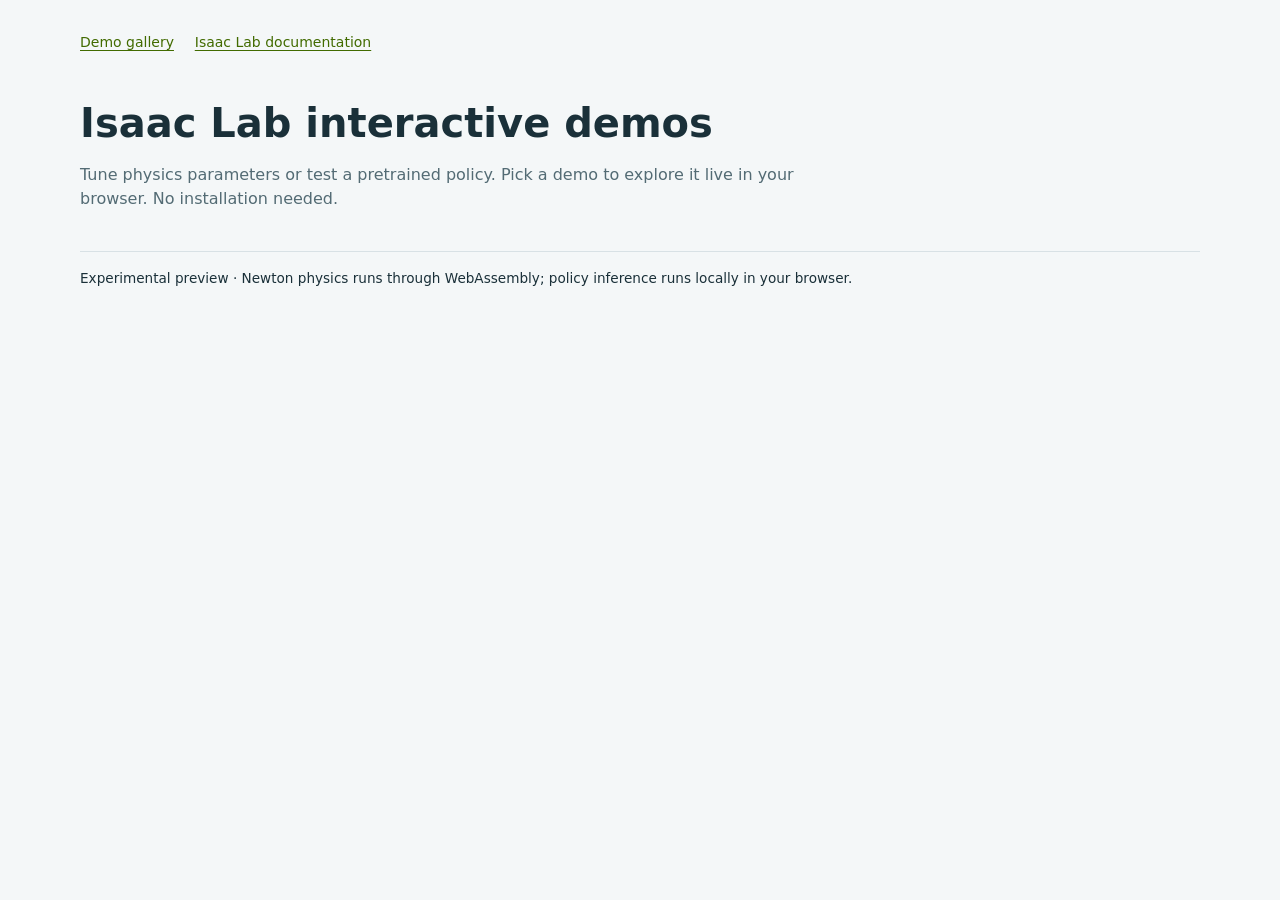
<file: index.html>
<!--
Copyright (c) 2026, The Isaac Lab Project Developers (https://github.com/isaac-sim/IsaacLab/blob/main/CONTRIBUTORS.md).
All rights reserved.

SPDX-License-Identifier: BSD-3-Clause
-->
<!doctype html>
<html lang="en"><head><meta charset="utf-8"><meta name="viewport" content="width=device-width, initial-scale=1"><title>Isaac Lab interactive demos</title><meta http-equiv="refresh" content="0;url=./lab/"></head><body><a href="./lab/">Open Isaac Lab interactive demos</a></body></html>
</file>
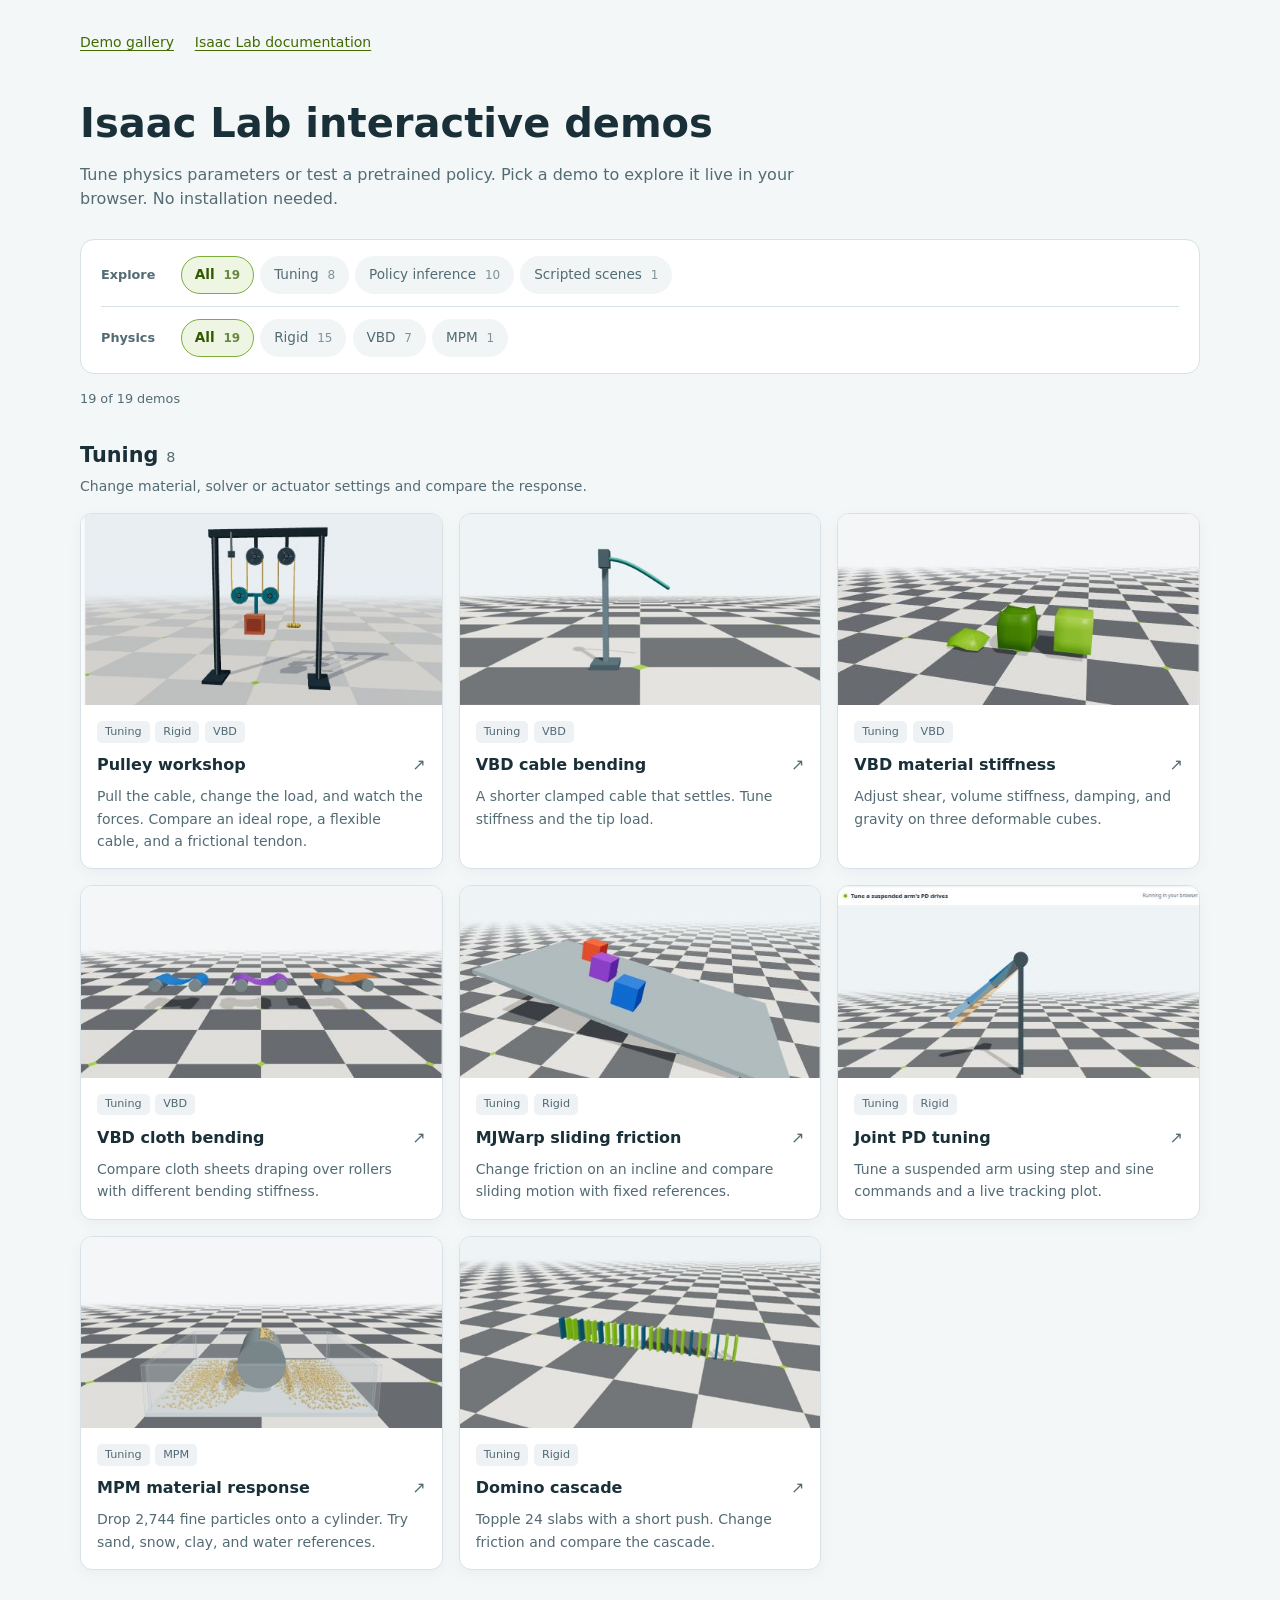
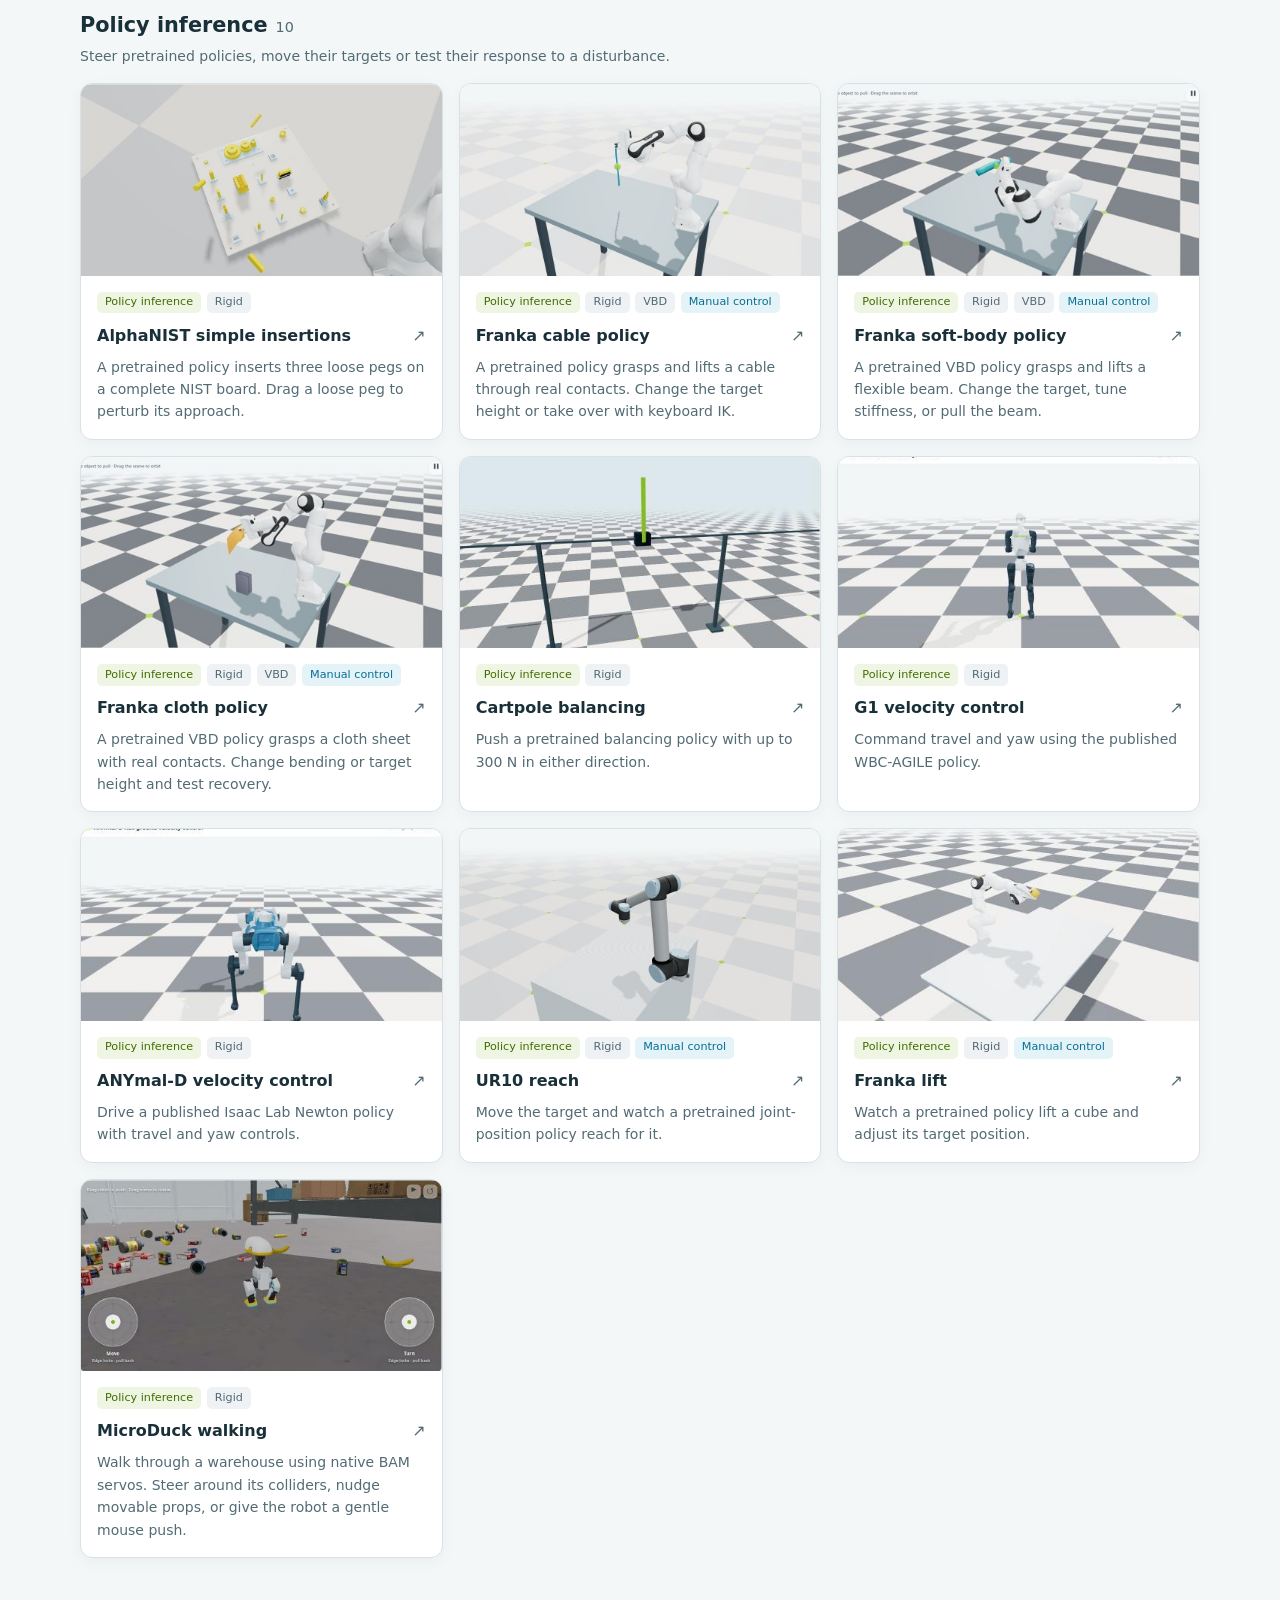
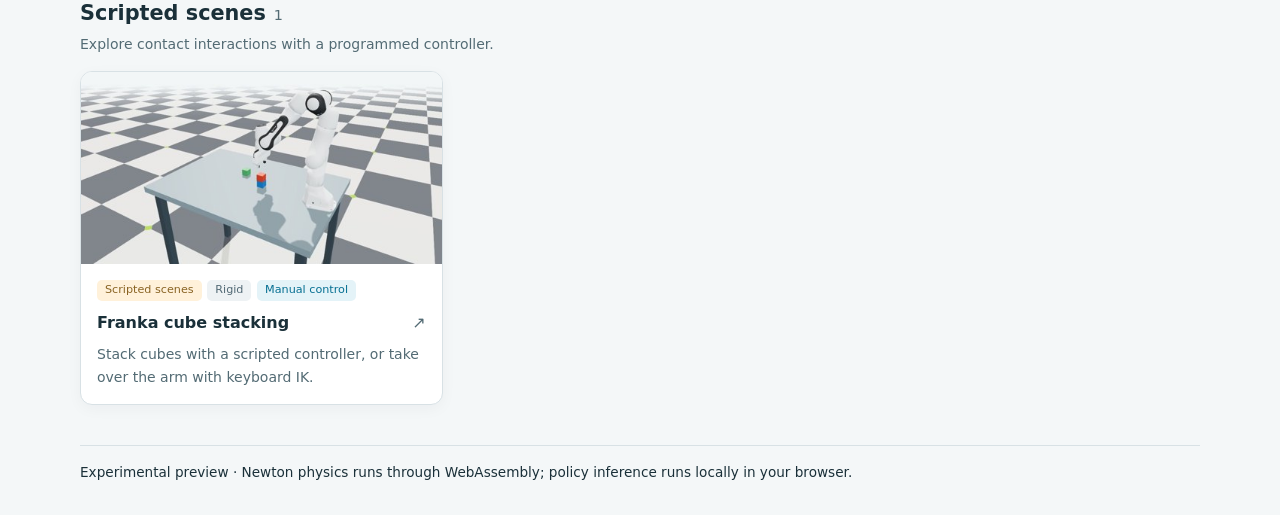
<file: lab/index.html>
<!--
Copyright (c) 2026, The Isaac Lab Project Developers (https://github.com/isaac-sim/IsaacLab/blob/main/CONTRIBUTORS.md).
All rights reserved.

SPDX-License-Identifier: BSD-3-Clause
-->
<!doctype html>
<html lang="en">
<head>
  <meta charset="utf-8">
  <meta name="viewport" content="width=device-width, initial-scale=1">
  <meta name="description" content="Interactive Newton physics and pretrained policy demos for Isaac Lab, running locally in your browser.">
  <title>Isaac Lab interactive demos</title>
  <link rel="stylesheet" href="css/browser-demo.css">
  <link rel="stylesheet" href="css/gallery.css">
  <script>
    if (new URLSearchParams(location.search).get('embed') === '1') document.documentElement.classList.add('embedded');
  </script>
</head>
<body>
  <nav aria-label="Navigation">
    <a id="gallery-link" href="./">Demo gallery</a>
    <a href="https://isaac-sim.github.io/IsaacLab/">Isaac Lab documentation</a>

  </nav>
  <h1>Isaac Lab interactive demos</h1>
  <p id="description">Tune physics parameters or test a pretrained policy. Pick a demo to explore it live in your browser. No installation needed.</p>
  <section id="gallery-controls" hidden aria-label="Filter demos">
    <div class="filters">
      <div class="filter-row">
        <span class="filter-label" id="activity-label">Explore</span>
        <div class="filter-options" id="activity-filters" role="group" aria-labelledby="activity-label"></div>
      </div>
      <div class="filter-row">
        <span class="filter-label" id="physics-label">Physics</span>
        <div class="filter-options" id="physics-filters" role="group" aria-labelledby="physics-label"></div>
      </div>
    </div>
    <div class="results">
      <span id="result-count" role="status" aria-live="polite"></span>
      <button type="button" class="clear-filters" hidden>Clear filters</button>
    </div>
  </section>
  <section id="inline-player" hidden aria-labelledby="player-title" tabindex="-1">
    <div class="player-heading">
      <h2 id="player-title"></h2>
      <div class="player-actions">
        <a id="player-standalone" target="_blank" rel="noopener">Open full view ↗</a>
        <button type="button" id="close-player" aria-label="Close simulation">Close ×</button>
      </div>
    </div>
    <p id="player-description"></p>
    <div id="player-host"></div>
    <p id="player-status" role="status" aria-live="polite"></p>
  </section>
  <main id="content"></main>
  <footer>Experimental preview · Newton physics runs through WebAssembly; policy inference runs locally in your browser.</footer>
  <template id="demo-card">
    <a class="card">
      <img alt="" loading="lazy" width="480" height="255">
      <div class="card-body">
        <div class="card-tags"></div>
        <div class="card-title"><strong></strong><span class="card-arrow" aria-hidden="true">↗</span></div>
        <p></p>
      </div>
    </a>
  </template>
  <script type="module" src="css/gallery.js"></script>
</body>
</html>
</file>
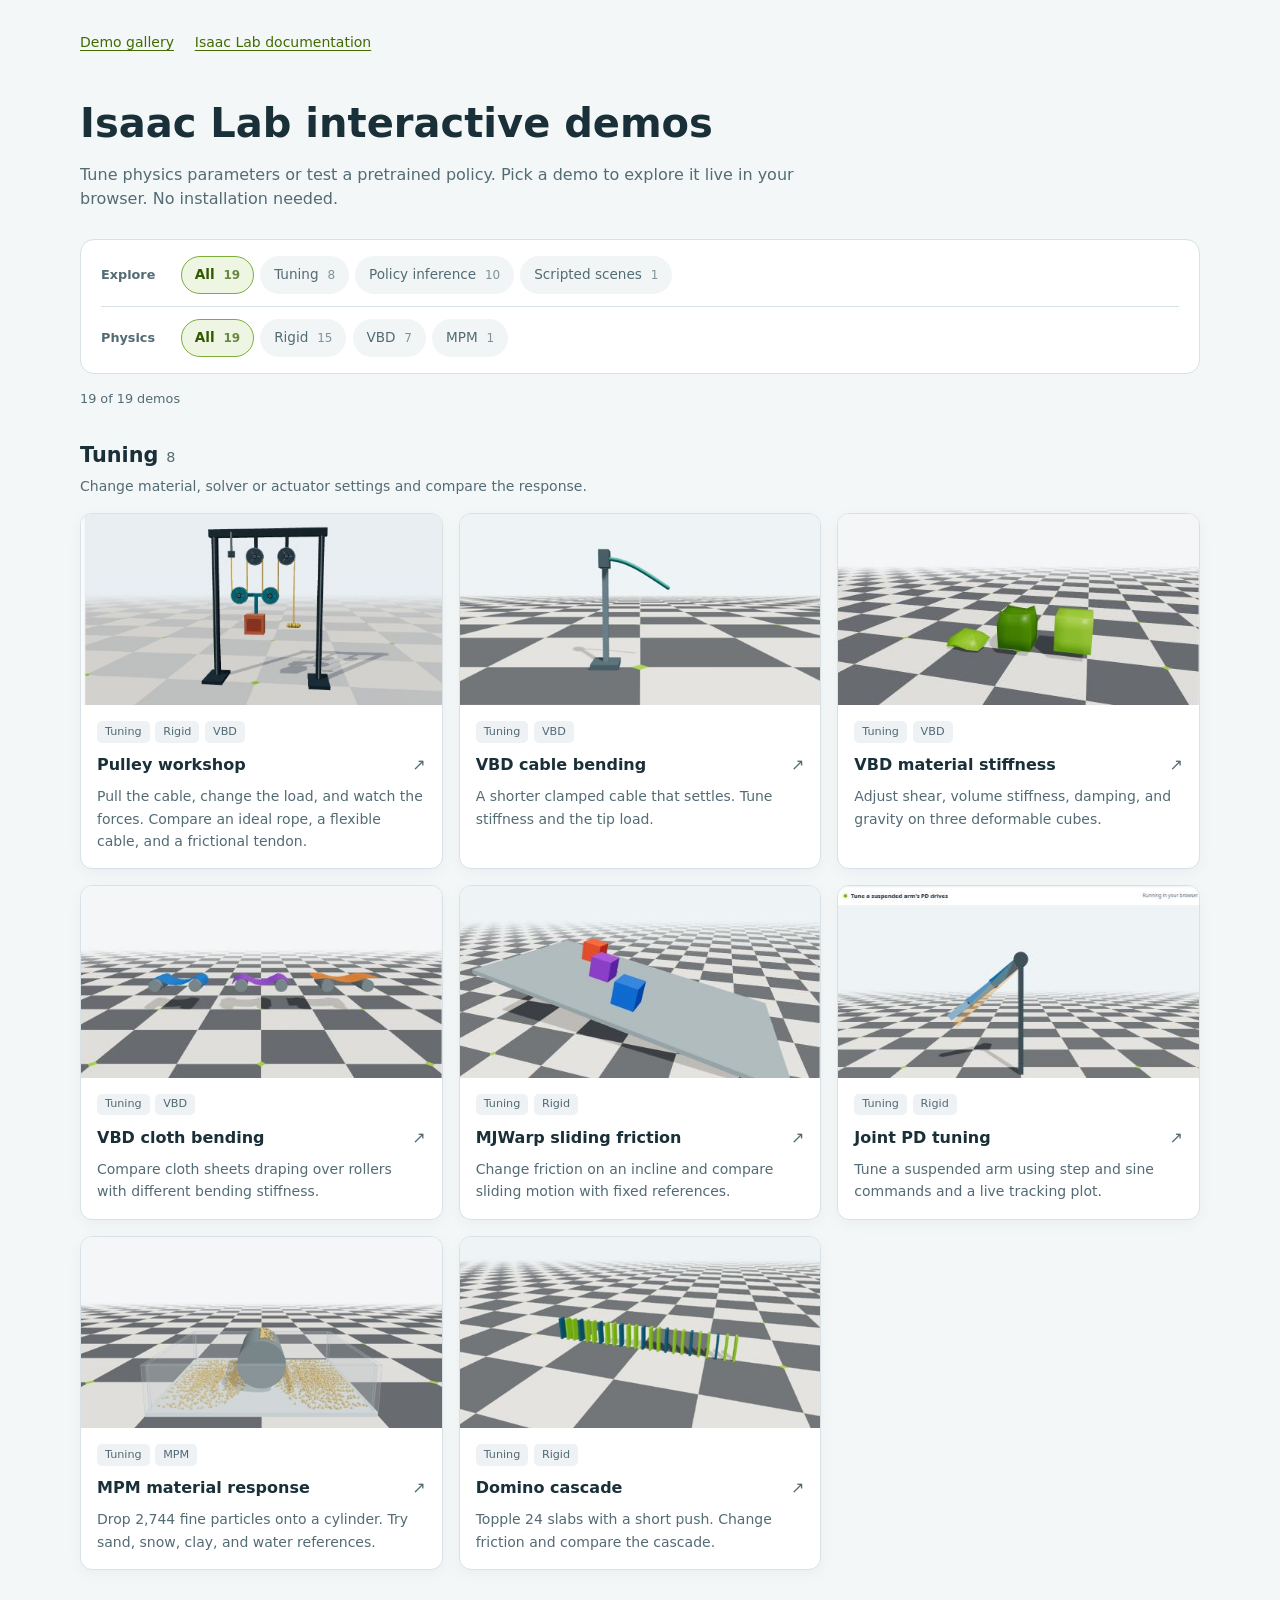
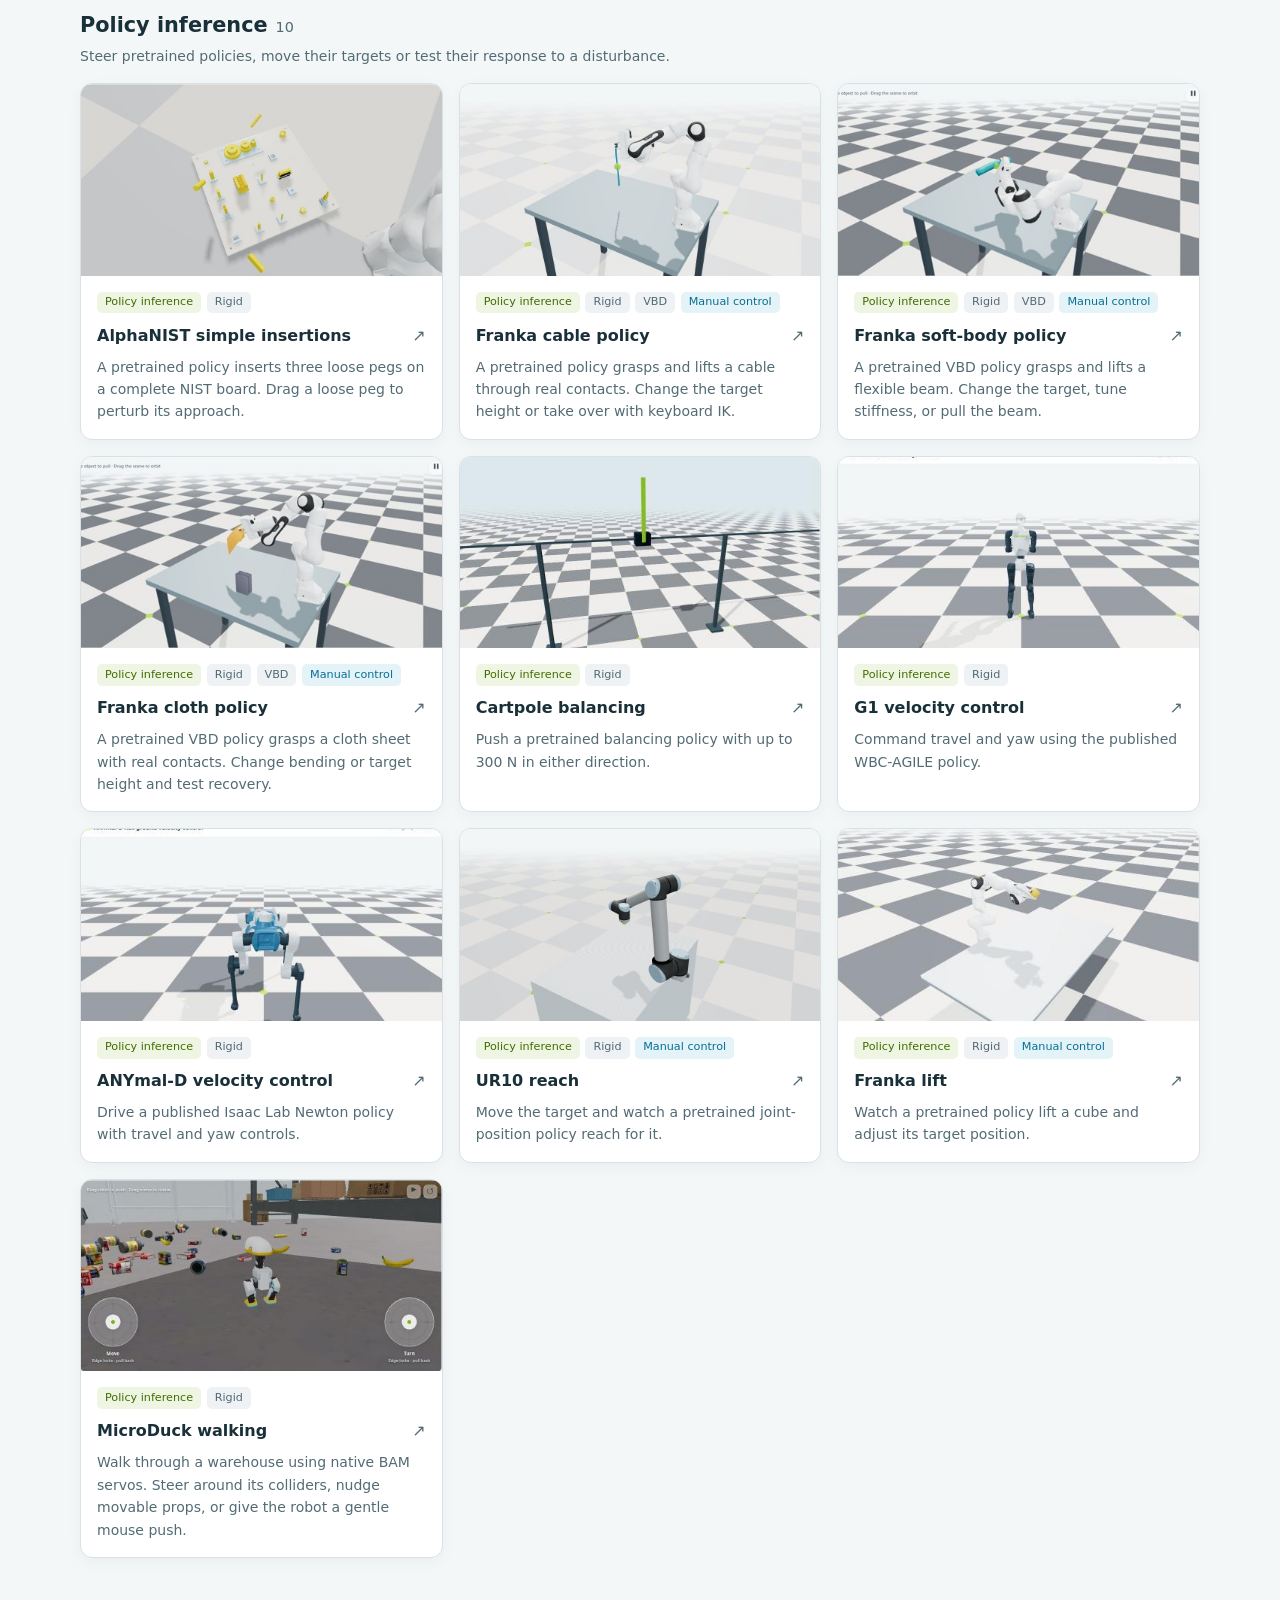
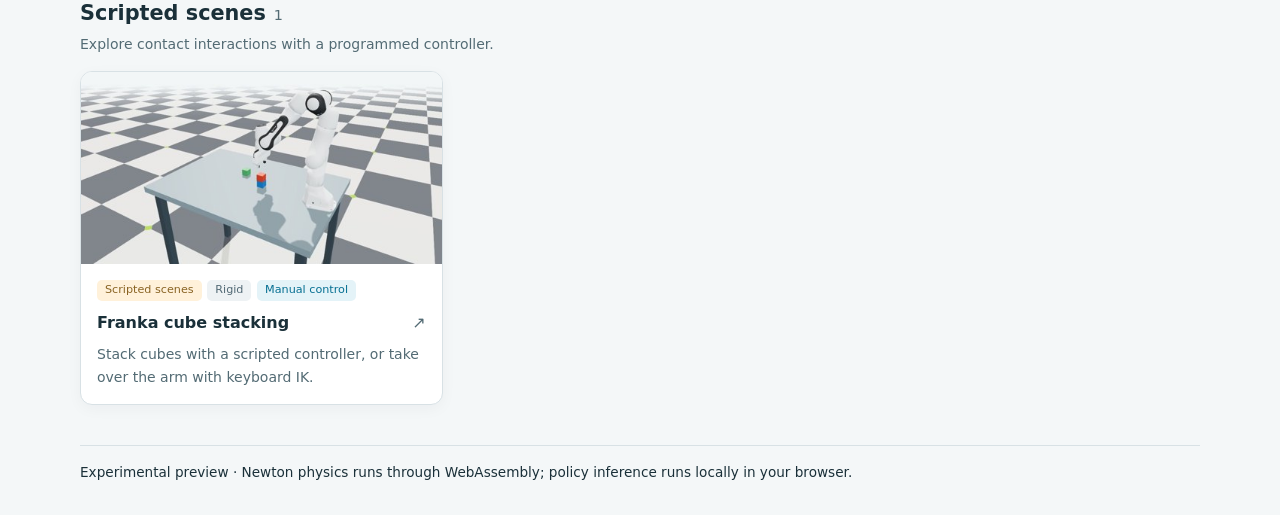
<file: v1/index.html>
<!doctype html>
<html lang="en"><head><meta charset="utf-8"><meta name="viewport" content="width=device-width, initial-scale=1">
<title>Isaac Lab interactive demos</title>
<script>location.replace('../lab/' + location.search + location.hash);</script>
</head><body><p><a href="../lab/">Open demo gallery</a></p></body></html>
</file>
<file: lab/css/browser-demo.css>
/* Copyright (c) 2026, The Isaac Lab Project Developers (https://github.com/isaac-sim/IsaacLab/blob/main/CONTRIBUTORS.md).
 * All rights reserved.
 *
 * SPDX-License-Identifier: BSD-3-Clause
 */

@import url("./browser-demo-base.css");

.browser-demo-boundary-note { display: block; margin-top: .75rem; color: #536b74; font-size: .75rem; }
.browser-demo-assembly-progress { position: absolute; right: 12px; bottom: 12px; padding: .45rem .65rem; border: 1px solid #ffffff99; border-radius: 8px; background: #ffffffcc; backdrop-filter: blur(6px); color: #304f5c; font-size: .78rem; font-variant-numeric: tabular-nums; pointer-events: none; }
.browser-demo-assembly-progress[data-complete="true"] { background: #eff8e6e6; color: #375c00; }

isaaclab-browser-demo [hidden] { display: none !important; }
.browser-demo-franka-mode { position: absolute; top: 12px; left: 12px; display: flex; gap: 3px; padding: 3px; border: 1px solid #fff9; border-radius: 11px; background: #ffffffa0; backdrop-filter: blur(8px); box-shadow: 0 2px 8px #192e3610; }
.browser-demo-franka-mode button { min-width: 70px; min-height: 34px; padding: .35rem .75rem; border: 0; border-radius: 8px; background: transparent; color: #40565e; font-size: .8rem; }
.browser-demo-franka-mode button[aria-pressed="true"] { background: #eff8e6; color: #375c00; box-shadow: 0 1px 4px #213b0015; font-weight: 600; }
.browser-demo-franka-mode button[aria-pressed="true"]:last-child { background: #e4f3f8; color: #066f92; }
.browser-demo-franka-help { position: absolute; bottom: 12px; left: 12px; max-width: calc(100% - 24px); padding: .5rem .65rem; border: 1px solid #fff8; border-radius: 8px; background: #ffffffa0; backdrop-filter: blur(6px); color: #40565e; font-size: .72rem; pointer-events: none; }
[data-control-mode="manual"] .browser-demo-franka-help { max-width: calc(100% - 195px); }
.browser-demo-franka-grip { position: absolute; bottom: 12px; right: 12px; min-height: 40px; padding: .5rem .75rem; border: 1px solid #fff9; border-radius: 9px; background: #ffffffbd; backdrop-filter: blur(6px); color: #244957; font-size: .8rem; }
.browser-demo-franka-shortcut { margin-left: .6rem; padding: .1rem .3rem; border: 1px solid #24495725; border-radius: 4px; font: inherit; font-size: .7rem; }
.browser-demo-viewport canvas:focus-visible { outline: 2px solid #168aaf; outline-offset: -2px; }
.browser-demo-franka-pad { display: none; }
.browser-demo-franka-settings { display: flex; flex-wrap: wrap; align-items: center; gap: .7rem 1.5rem; width: 100%; }
.browser-demo-franka-settings > strong { flex-basis: 100%; color: #536b74; font-size: .8rem; }
.browser-demo-franka-material { width: 100%; font-size: .82rem; }
.browser-demo-franka-material summary { color: #536b74; cursor: pointer; }
.browser-demo-franka-material > div { padding-top: .8rem; }
.browser-demo-pulley { display: grid; grid-template-columns: minmax(0, 1fr) 320px; border-radius: 16px; }
.browser-demo-pulley > .browser-demo-head { grid-column: 1 / -1; }
.browser-demo-pulley-viewport { position: relative; grid-column: 1; grid-row: 2; min-width: 0; background: #e9eff0; }
.browser-demo-pulley .browser-demo-pulley-viewport > canvas { height: 100%; min-height: 540px; }
.browser-demo-pulley > .browser-demo-controls { grid-column: 2; grid-row: 2; display: flex; flex-direction: column; align-items: stretch; gap: .9rem; padding: 1rem; border-top: 0; border-left: 1px solid #e0e8e9; background: #f9fbfb; }
.browser-demo-pulley-motion, .browser-demo-pulley-setup { display: grid; gap: .5rem; }
.browser-demo-pulley-section-title { color: #304f5c; font-size: .79rem; }
.browser-demo-pulley-motion { padding: .9rem; border: 1px solid #d7e6c5; border-radius: 12px; background: linear-gradient(135deg, #f5faef, #fff); }
.browser-demo-pulley .browser-demo-slider { flex: none; grid-template-columns: minmax(0, 1fr) auto; gap: .25rem .5rem; color: #405d68; font-size: .77rem; }
.browser-demo-pulley .browser-demo-slider output { grid-column: 2; grid-row: 1; color: #274956; font-size: .8rem; font-weight: 600; }
.browser-demo-pulley .browser-demo-slider input { grid-column: 1 / -1; grid-row: 2; box-sizing: border-box; width: 100%; height: 30px; margin: 0; appearance: none; background: transparent; cursor: pointer; }
.browser-demo-pulley .browser-demo-slider input::-webkit-slider-runnable-track { height: 6px; border-radius: 6px; background: #dce6e5; }
.browser-demo-pulley .browser-demo-slider input::-moz-range-track { height: 6px; border-radius: 6px; background: #dce6e5; }
.browser-demo-pulley .browser-demo-slider input::-moz-range-progress { height: 6px; border-radius: 6px; background: #76a837; }
.browser-demo-pulley .browser-demo-slider input::-webkit-slider-thumb { width: 21px; height: 21px; margin-top: -7.5px; appearance: none; border: 3px solid white; border-radius: 50%; background: #6a9f27; box-shadow: 0 1px 5px #23450033; }
.browser-demo-pulley .browser-demo-slider input::-moz-range-thumb { width: 15px; height: 15px; border: 3px solid white; border-radius: 50%; background: #6a9f27; box-shadow: 0 1px 5px #23450033; }
.browser-demo-pulley .browser-demo-pulley-pull-slider input::-webkit-slider-runnable-track { background: linear-gradient(to right, #82ae44 var(--range-fill, 0%), #dce6d4 var(--range-fill, 0%)); }
.browser-demo-pulley .browser-demo-pulley-pull-slider output { color: #446e13; font-size: 1.05rem; }
.browser-demo-pulley-actions { display: grid; grid-template-columns: 1fr 1fr; gap: .5rem; }
.browser-demo-pulley-actions button { min-height: 44px; border-color: #bfd39f; border-radius: 9px; font-weight: 600; }
.browser-demo-pulley-actions button:first-child { border-color: #6c9e2b; background: #6c9e2b; color: #fff; }
.browser-demo-pulley-actions button:disabled { opacity: .4; cursor: default; }
.browser-demo-pulley-actions button:not(:disabled):hover { box-shadow: 0 2px 8px #31500026; filter: brightness(.96); }
.browser-demo-pulley-pause-hint { color: #765c23; font-size: .72rem; line-height: 1.5; }
.browser-demo-pulley-model-description { margin: 0; color: #526e79; font-size: .74rem; line-height: 1.45; }
.browser-demo-pulley-about, .browser-demo-tendon-advanced { color: #456371; font-size: .76rem; }
.browser-demo-pulley-about summary, .browser-demo-tendon-advanced summary { min-height: 32px; line-height: 32px; cursor: pointer; }
.browser-demo-pulley-about summary:focus-visible, .browser-demo-tendon-advanced summary:focus-visible { outline: 2px solid #76b900; outline-offset: 2px; border-radius: 4px; }
.browser-demo-pulley-about .browser-demo-boundary-note { margin-top: .5rem; font-size: .7rem; }
.browser-demo-pulley-viewport .browser-demo-buttons button { width: 44px; height: 44px; background: #ffffffbd; }
.browser-demo-pulley-heading { position: absolute; top: 18px; left: 20px; display: grid; gap: 2px; padding: .65rem .85rem; border: 1px solid #fff9; border-radius: 12px; background: #ffffffa6; backdrop-filter: blur(8px); pointer-events: none; }
.browser-demo-pulley-heading small { color: #69818a; font-size: .59rem; font-weight: 700; letter-spacing: .12em; }
.browser-demo-pulley-heading strong { color: #245365; font-size: 1.9rem; line-height: 1.2; }
.browser-demo-pulley-heading span { color: #536b74; font-size: .72rem; }
.browser-demo-pulley-configurations { display: flex; flex-wrap: wrap; gap: .35rem; width: 100%; }
.browser-demo-pulley-configurations button { flex: 1; min-width: 0; min-height: 44px; padding: .4rem .2rem; border-radius: 9px; background: #eef3f3; border-color: transparent; font-size: .75rem; font-weight: 600; }
.browser-demo-pulley-configurations button[aria-pressed="true"] { border-color: #89b54d; background: #eef7e4; color: #426b00; }
.browser-demo-pulley-models { box-sizing: border-box; display: grid; grid-template-columns: repeat(3, minmax(0, 1fr)); gap: 4px; padding: 4px; border: 1px solid #e0e8eb; border-radius: 12px; background: #edf2f4; }
.browser-demo-pulley-models button { min-width: 0; padding: .45rem .2rem; border: 0; border-radius: 8px; background: transparent; color: #526b75; font-size: .72rem; line-height: 1.35; }
.browser-demo-pulley-models button[aria-pressed="true"] { background: #fff; color: #244f60; box-shadow: 0 1px 5px #19384415; }
.browser-demo-tendon-settings { box-sizing: border-box; width: 100%; padding-top: .9rem; border-top: 1px solid #dde7e8; }
.browser-demo-tendon-heading { display: flex; justify-content: space-between; align-items: center; gap: .75rem; color: #365965; font-size: .8rem; }
.browser-demo-tendon-heading > span { padding: .15rem .45rem; border-radius: 5px; background: #e7eff2; color: #607780; font-size: .67rem; }
.browser-demo-tendon-presets { display: flex; flex-wrap: wrap; gap: .4rem; margin: .5rem 0 .55rem; }
.browser-demo-tendon-presets button { flex: 1; min-height: 44px; padding: .35rem .3rem; border-color: #d8e3e7; border-radius: 8px; background: #fff; font-size: .72rem; line-height: 1.35; }
.browser-demo-tendon-presets button[aria-pressed="true"] { border-color: #8ab84f; background: #eef7e4; color: #426b00; }
.browser-demo-tendon-sliders { display: grid; gap: .65rem; }
.browser-demo-tendon-sliders .browser-demo-slider { min-width: 0; grid-template-columns: minmax(0, 1fr) auto; gap: .35rem; font-size: .75rem; }
.browser-demo-tendon-sliders .browser-demo-slider output { grid-column: 2; grid-row: 1; color: #3c5d6b; font-size: .75rem; white-space: nowrap; }
.browser-demo-tendon-sliders .browser-demo-slider input { grid-column: 1 / -1; grid-row: 2; box-sizing: border-box; min-width: 0; min-height: 24px; margin: 0; }
.browser-demo-tendon-settings > small { display: block; margin: .35rem 0; color: #526d78; font-size: .7rem; line-height: 1.5; }
.browser-demo-pulley-plot { grid-column: 1 / -1; display: grid; grid-template-columns: 210px minmax(0, 1fr); gap: .5rem 1.5rem; padding: 1rem 1.3rem; border-top: 1px solid #dfe8e9; background: #fbfdfd; pointer-events: none; }
.browser-demo-pulley-plot-heading { grid-column: 1 / -1; display: flex; justify-content: space-between; align-items: center; gap: .5rem; }
.browser-demo-pulley-plot-heading strong { font-size: .78rem; }
.browser-demo-pulley-plot-heading small { color: #536e78; font-size: .7rem; }
.browser-demo-pulley-legend { display: grid; align-content: center; gap: .65rem; }
.browser-demo-pulley-legend > div { display: grid; gap: .12rem; }
.browser-demo-pulley-legend span { color: #486674; font-size: .72rem; }
.browser-demo-pulley-legend span::before { display: inline-block; width: .65rem; height: 3px; margin-right: .35rem; content: ''; vertical-align: middle; }
.browser-demo-pulley-ideal span::before { background: #609000; }
.browser-demo-pulley-measured span::before { background: #168bb1; }
.browser-demo-pulley-legend output { font-size: 1rem; font-weight: 650; font-variant-numeric: tabular-nums; }
.browser-demo-pulley-measured output { color: #167a9c; font-size: 1.65rem; letter-spacing: -.03em; }
.browser-demo .browser-demo-pulley-plot canvas { grid-column: 2; grid-row: 2; display: block; width: 100%; height: 120px; min-height: 0; cursor: default; touch-action: auto; }
.browser-demo-pulley-label { position: absolute; transform: translate(-50%, -50%); padding: .22rem .45rem; border: 1px solid #ffffff90; border-radius: 6px; background: #ffffffc4; color: #3b5865; font-size: .65rem; white-space: nowrap; pointer-events: none; }
.browser-demo-pulley-viewport > canvas.browser-demo-pushing ~ .browser-demo-pulley-pull { border-color: #76b900; background: #e6f5cc; color: #375c00; font-weight: 650; box-shadow: 0 0 0 2px #76b90022; }
.browser-demo-pulley-viewport > canvas.browser-demo-handle-hover { cursor: grab; }
.browser-demo-pulley-viewport > canvas.browser-demo-handle-hover ~ .browser-demo-pulley-pull { border-color: #8caf62; background: #eff8e4; color: #426b18; box-shadow: 0 0 0 3px #76b90019; }
.browser-demo-pulley-hint { position: absolute; right: 14px; bottom: 14px; left: 14px; width: fit-content; max-width: calc(100% - 28px); margin: auto; padding: .45rem .65rem; border-radius: 8px; background: #ffffffb8; color: #425f6d; font-size: .7rem; pointer-events: none; }
.browser-demo-pulley-note { display: block; margin-top: .3rem; width: 100%; color: #526e79; font-size: .72rem; line-height: 1.55; }
@media (max-width: 900px) {
  .browser-demo-pulley { grid-template-columns: minmax(0, 1fr); }
  .browser-demo-pulley > .browser-demo-controls { grid-column: 1; grid-row: 3; border-left: 0; border-top: 1px solid #e0e8e9; }
  .browser-demo-pulley-plot { grid-row: 4; }
  .browser-demo-pulley .browser-demo-pulley-viewport > canvas { height: 440px; min-height: 440px; }
  .browser-demo-pulley > .browser-demo-controls { display: grid; grid-template-columns: 1fr 1fr; align-items: start; }
  .browser-demo-pulley-about { grid-column: 1 / -1; }
}
@media (max-width: 700px) {
  .browser-demo-pulley .browser-demo-pulley-viewport > canvas { height: 360px; min-height: 360px; }
  .browser-demo-pulley > .browser-demo-controls { display: flex; align-items: stretch; gap: 1rem; padding: .9rem; }
  .browser-demo-pulley-heading { top: 12px; left: 12px; padding: .5rem .65rem; }
  .browser-demo-pulley-heading strong { font-size: 1.45rem; }
  .browser-demo-pulley-heading span { display: none; }
  .browser-demo-pulley-plot { grid-template-columns: minmax(0, 1fr); padding: 1rem; }
  .browser-demo-pulley-legend { grid-template-columns: 1fr 1fr; }
  .browser-demo .browser-demo-pulley-plot canvas { grid-column: 1; grid-row: 3; height: 115px; }
  .browser-demo-pulley-plot-heading small { font-size: .65rem; }
  .browser-demo-pulley-hint { font-size: .66rem; text-align: center; }
  .browser-demo-pulley-configurations button { padding: .4rem .2rem; font-size: .75rem; }
  .browser-demo-pulley-models button { min-height: 44px; font-size: .72rem; }
  .browser-demo-tendon-settings { padding-top: .8rem; }
  .browser-demo-tendon-sliders { grid-template-columns: 1fr; gap: .6rem; }
  .browser-demo-tendon-presets button { min-height: 44px; }
}
@media (max-width: 600px) {
  .browser-demo-franka-mode button { min-width: 65px; min-height: 40px; }
  [data-control-mode="manual"] .browser-demo-franka-help { display: none; }
  .browser-demo-franka-pad { position: absolute; bottom: 12px; left: 12px; display: grid; grid-template-columns: repeat(4, 44px); gap: 4px; }
  .browser-demo-franka-pad button { min-width: 44px; min-height: 44px; padding: 0; border: 1px solid #fff9; border-radius: 9px; background: #ffffffbd; backdrop-filter: blur(6px); color: #244957; font-size: .82rem; touch-action: none; }
  .browser-demo-franka-pad button:active { background: #d9edf5; }
  .browser-demo-franka-grip { min-height: 44px; font-size: .75rem; }
  .browser-demo-franka-shortcut { display: none; }
  .browser-demo-franka-pad [data-key="KeyA"] { grid-area: 2 / 1; }
  .browser-demo-franka-pad [data-key="KeyW"] { grid-area: 1 / 2; }
  .browser-demo-franka-pad [data-key="KeyD"] { grid-area: 2 / 3; }
  .browser-demo-franka-pad [data-key="KeyS"] { grid-area: 2 / 2; }
  .browser-demo-franka-pad [data-key="KeyR"] { grid-area: 1 / 4; }
  .browser-demo-franka-pad [data-key="KeyF"] { grid-area: 2 / 4; }
}
</file>
<file: lab/css/gallery.css>
/* Copyright (c) 2026, The Isaac Lab Project Developers (https://github.com/isaac-sim/IsaacLab/blob/main/CONTRIBUTORS.md).
 * All rights reserved.
 *
 * SPDX-License-Identifier: BSD-3-Clause
 */

* { box-sizing: border-box; }
body { margin: 0; padding: 2rem max(1rem, calc((100vw - 1120px) / 2)); background: #f4f7f8; font: 16px/1.5 system-ui, sans-serif; color: #1a3039; }
[hidden] { display: none !important; }
nav { display: flex; flex-wrap: wrap; gap: .6rem 1.3rem; margin-bottom: 2.5rem; font-size: .875rem; }
a { color: #426b00; text-underline-offset: .2em; }
h1 { font-size: clamp(1.7rem, 4vw, 2.5rem); margin: 0 0 .6rem; }
h2 { font-size: 1.3rem; margin: 0; }
p { color: #536b74; }
#description { max-width: 760px; margin: 0 0 1.75rem; }
button { font: inherit; cursor: pointer; }
button:disabled { cursor: default; }
button:focus-visible, a:focus-visible { outline: 3px solid #76b900; outline-offset: 3px; }
.filters { padding: 1rem 1.25rem; border: 1px solid #d8e1e5; border-radius: 14px; background: #fff; }
.filter-row { display: flex; align-items: baseline; gap: 1rem; }
.filter-row + .filter-row { margin-top: .75rem; padding-top: .75rem; border-top: 1px solid #edf1f3; }
.filter-label { flex: 0 0 64px; color: #536b74; font-size: .8rem; font-weight: 600; }
.filter-options { display: flex; flex-wrap: wrap; gap: .4rem; }
.filter-pill { display: inline-flex; align-items: center; gap: .55rem; min-height: 38px; padding: .35rem .8rem; border: 1px solid transparent; border-radius: 999px; background: #f1f5f6; color: #40565f; font-size: .85rem; }
.filter-pill:hover:not(:disabled) { background: #e8f0e1; }
.filter-pill[aria-pressed="true"] { border-color: #7cae38; background: #eef6e3; color: #335900; font-weight: 600; }
.filter-pill:disabled { opacity: .4; }
.filter-count { font-size: .75rem; font-variant-numeric: tabular-nums; opacity: .7; }
.results { display: flex; justify-content: space-between; align-items: center; gap: 1rem; min-height: 50px; margin-bottom: 1rem; color: #536b74; font-size: .8rem; }
.clear-filters { border: 0; padding: .5rem 0 .5rem .5rem; color: #426b00; background: transparent; text-decoration: underline; text-underline-offset: .2em; }
.demo-section + .demo-section { margin-top: 2.5rem; }
.section-count { margin-left: .5rem; color: #7c8e95; font-size: .9rem; font-weight: 400; }
.section-description { margin: .3rem 0 1rem; font-size: .875rem; }
.grid { display: grid; grid-template-columns: repeat(auto-fill, minmax(min(100%, 300px), 1fr)); gap: 1rem; }
.card { display: block; overflow: hidden; border: 1px solid #d8e1e5; border-radius: 12px; background: white; text-decoration: none; box-shadow: 0 4px 15px #14232b0a; transition: transform .15s ease, box-shadow .15s ease; }
.card:hover { transform: translateY(-3px); box-shadow: 0 8px 24px #14232b18; }
.card img { display: block; width: 100%; height: auto; aspect-ratio: 480 / 255; object-fit: cover; background: #edf2f4; }
.card-body { padding: 1rem; }
.card-tags { display: flex; flex-wrap: wrap; gap: .35rem; margin-bottom: .65rem; }
.badge { padding: .15rem .5rem; border-radius: 5px; background: #eef2f4; color: #526975; font-size: .7rem; }
.badge-policy { background: #eef6e3; color: #426b00; }
.badge-scripted { background: #fff1da; color: #896323; }
.badge-manual { background: #e4f3f8; color: #066f92; }
.card-title { display: flex; justify-content: space-between; align-items: baseline; gap: .5rem; }
.card strong { color: #1a3039; font-size: 1rem; }
.card-arrow { color: #668376; }
.card p { margin: .5rem 0 0; font-size: .875rem; line-height: 1.6; }
.empty { padding: 2rem; border: 1px dashed #bacbd2; border-radius: 12px; text-align: center; }
footer { margin-top: 2.5rem; padding-top: 1rem; border-top: 1px solid #d8e1e5; font-size: .85rem; }
@media (max-width: 540px) {
  body { padding-top: 1.25rem; }
  nav { margin-bottom: 1.5rem; gap: .5rem 1rem; }
  .filters { padding: 1rem; }
  .filter-row { flex-direction: column; gap: .5rem; }
  .filter-label { flex-basis: auto; }
  .filter-pill { min-height: 44px; }
}
@media (prefers-reduced-motion: reduce) {
  .card { transition: none; }
  .card:hover { transform: none; }
}

/* One gallery serves the standalone page and the documentation iframe. */
:root { --gallery-bg: #f4f7f8; --gallery-surface: #fff; --gallery-muted-surface: #f1f5f6; --gallery-text: #1a3039; --gallery-muted: #536b74; --gallery-border: #d8e1e5; --gallery-accent: #426b00; }
.embedded[data-theme="dark"] { color-scheme: dark; --gallery-bg: #14191f; --gallery-surface: #20262e; --gallery-muted-surface: #2c343e; --gallery-text: #e4eaf0; --gallery-muted: #b0bec9; --gallery-border: #3a4652; --gallery-accent: #add75d; }
body { background: var(--gallery-bg); color: var(--gallery-text); }
a, .clear-filters { color: var(--gallery-accent); }
p, .filter-label, .results, .section-count { color: var(--gallery-muted); }
.filters, .card { background: var(--gallery-surface); border-color: var(--gallery-border); }
.filter-row + .filter-row, footer { border-color: var(--gallery-border); }
.filter-pill { background: var(--gallery-muted-surface); color: var(--gallery-muted); }
.card strong { color: var(--gallery-text); }
.card p, .card-arrow { color: var(--gallery-muted); }
.card.is-highlighted { outline: 3px solid #76b900; outline-offset: 3px; }
.card.is-playing { border-color: #168bb1; box-shadow: 0 0 0 2px #168bb130; }
#inline-player { margin: 0 0 1.75rem; padding: 1rem; border: 1px solid var(--gallery-border); border-radius: 14px; background: var(--gallery-surface); scroll-margin-top: 1rem; }
#inline-player:focus { outline: none; }
#inline-player:focus-visible { outline: 2px solid #76b900; outline-offset: 3px; }
.player-heading { display: flex; flex-wrap: wrap; align-items: center; justify-content: space-between; gap: .6rem 1rem; }
.player-heading h2 { font-size: 1.1rem; }
.player-actions { display: flex; align-items: center; flex-wrap: wrap; gap: .75rem; font-size: .8rem; }
#close-player { min-height: 38px; padding: .4rem .65rem; border: 1px solid var(--gallery-border); border-radius: 8px; background: var(--gallery-muted-surface); color: var(--gallery-text); }
#player-description { margin: .55rem 0 .85rem; font-size: .85rem; }
#player-host isaaclab-browser-demo { margin: 0; min-height: 0; }
#player-status { margin: .6rem 0 0; font-size: .8rem; }
#player-status:empty { display: none; }
.embedded { overflow: hidden; font-size: var(--gallery-font-size, 16px); }
.embedded body { display: flow-root; padding: .25rem; background: transparent; font-family: var(--gallery-font-family, system-ui, sans-serif); font-size: inherit; line-height: var(--gallery-line-height, 1.5); }
.embedded body > nav, .embedded body > h1, .embedded #description, .embedded body > footer { display: none; }
.embedded .filters { padding: 0; border: 0; border-radius: 0; background: transparent; }
.embedded .filter-row { align-items: center; gap: .65rem; }
.embedded .filter-row + .filter-row { margin-top: .5rem; padding-top: 0; border: 0; }
.embedded .filter-label { flex-basis: 3.75rem; font-size: .85rem; }
.embedded .filter-options { gap: .35rem; }
.embedded .filter-pill { min-height: 34px; padding: .3rem .65rem; border: 1px solid var(--gallery-border); border-radius: 6px; background: var(--gallery-surface); color: var(--gallery-text); }
.embedded .filter-pill:hover:not(:disabled) { background: var(--gallery-muted-surface); }
.embedded .filter-pill[aria-pressed="true"] { border-color: var(--gallery-accent); background: color-mix(in srgb, var(--gallery-accent) 12%, var(--gallery-surface)); color: var(--gallery-text); }
.embedded .grid { grid-template-columns: repeat(auto-fill, minmax(min(100%, 230px), 1fr)); gap: .8rem; }
.embedded .card, .embedded .card:hover { border-radius: 8px; box-shadow: none; transform: none; transition: border-color .15s ease; }
.embedded .card:hover, .embedded .card.is-playing { border-color: var(--gallery-accent); }
.embedded .card:focus-visible, .embedded .card.is-highlighted { outline: 2px solid var(--gallery-accent); outline-offset: 2px; }
.embedded .card-body { padding: .85rem; }
.embedded .card p { font-size: .9rem; line-height: 1.5; }
.embedded .card-arrow { color: var(--gallery-accent); font-size: .85rem; }
.embedded .demo-section + .demo-section { margin-top: 1.75rem; }
.embedded .section-description { max-width: 65ch; }
.embedded .results { min-height: 34px; margin-bottom: .65rem; }
.embedded #inline-player { padding: .85rem; border-radius: 8px; }
.embedded.contextual .demo-section > h2, .embedded.contextual .section-description { display: none; }
.embedded.contextual .demo-section + .demo-section { margin-top: .8rem; }
.embedded[data-theme="dark"] .badge { background: #303b45; color: #cad8e1; }
.embedded[data-theme="dark"] .badge-policy { background: #2c4124; color: #c5e799; }
.embedded[data-theme="dark"] .badge-scripted { background: #4b3920; color: #f4d39b; }
.embedded[data-theme="dark"] .badge-manual { background: #173f50; color: #a6d9ee; }
.embedded[data-theme="dark"] .browser-demo, .embedded[data-theme="dark"] .browser-demo-head, .embedded[data-theme="dark"] .browser-demo-controls { background: var(--gallery-surface); color: var(--gallery-text); border-color: var(--gallery-border); }
.embedded[data-theme="dark"] .browser-demo-head span, .embedded[data-theme="dark"] .browser-demo-material-hint, .embedded[data-theme="dark"] .browser-demo-boundary-note, .embedded[data-theme="dark"] .browser-demo-pulley-note { color: var(--gallery-muted); }
.embedded[data-theme="dark"] .browser-demo-controls > .browser-demo-slider, .embedded[data-theme="dark"] .browser-demo-franka-material summary { color: var(--gallery-muted); }
.embedded[data-theme="dark"] .browser-demo-controls > .browser-demo-slider output { color: var(--gallery-text); }
.embedded[data-theme="dark"] .browser-demo-controls button { border-color: var(--gallery-border); background: var(--gallery-muted-surface); color: var(--gallery-text); }
.embedded[data-theme="dark"] .browser-demo-controls button[aria-pressed="true"] { border-color: #7eac4b; background: #2d4222; color: #c5e799; }
@media (max-width: 540px) {
  .embedded .filter-row { align-items: stretch; }
  .embedded .filter-label { flex-basis: auto; }
  .embedded .filter-pill { min-height: 44px; }
  #inline-player { padding: .75rem; }
  #close-player { min-height: 44px; }
}

/* A contextual page with one demo gets a wide preview rather than an empty grid. */
.embedded .single-demo .grid { grid-template-columns: 1fr; }
.embedded .single-demo .card { display: grid; grid-template-columns: minmax(180px, .9fr) minmax(0, 1.3fr); align-items: center; }
.embedded .single-demo .card img { height: 100%; min-height: 170px; max-height: 245px; }
.embedded .filter-row[hidden] + .filter-row { border-top: 0; padding-top: 0; margin-top: 0; }
@media (max-width: 540px) {
  .embedded .single-demo .card { display: block; }
  .embedded .single-demo .card img { height: auto; min-height: 0; max-height: none; }
}
</file>
